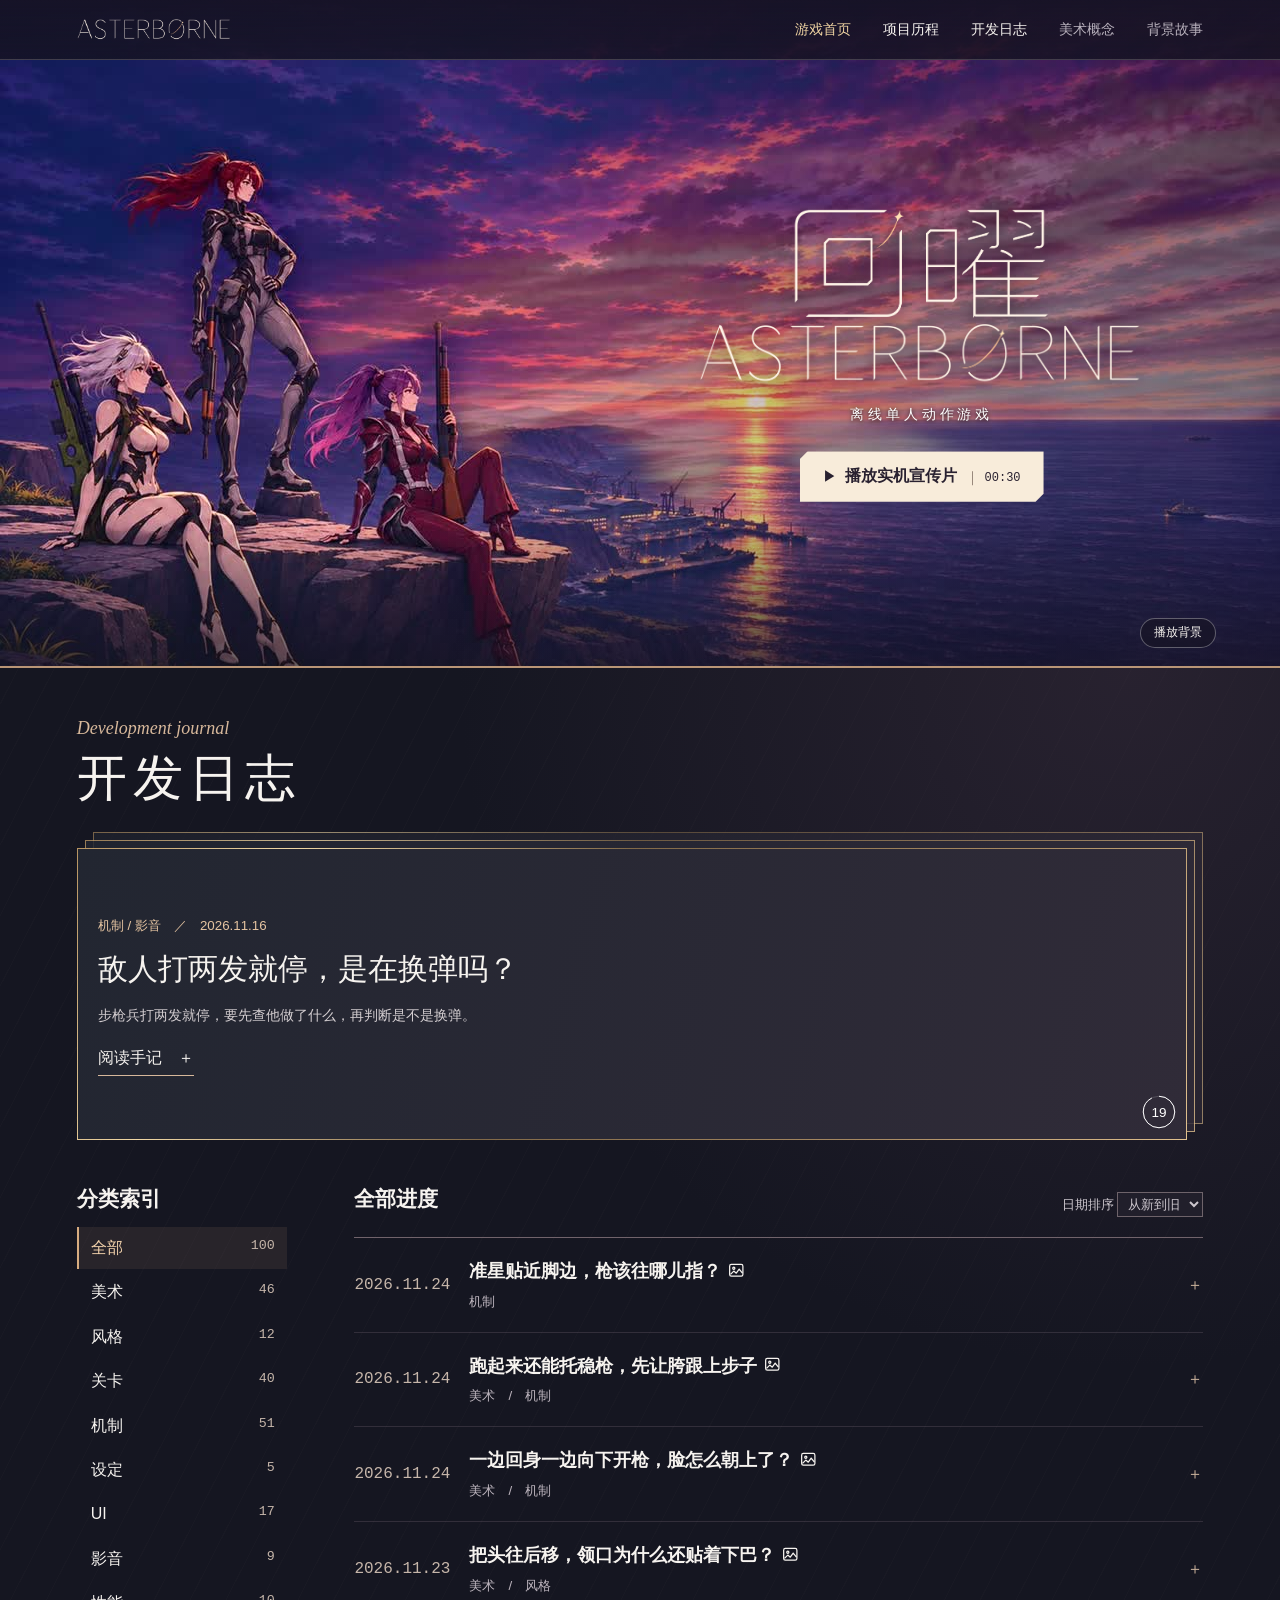
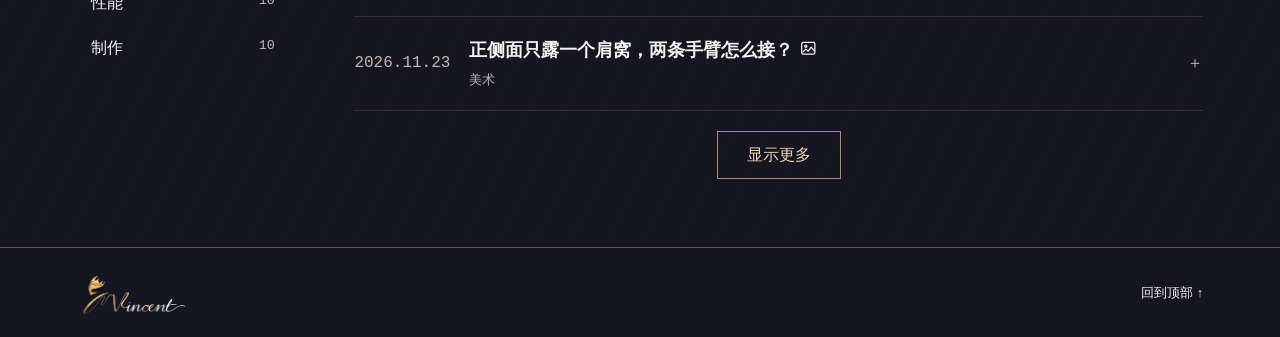
<file: index.html>
<!doctype html><html lang="zh-CN"><head><meta charset="utf-8"><meta name="viewport" content="width=device-width,initial-scale=1"><title>回曜 Asterborne ｜ 游戏与开发日志</title><link rel="stylesheet" href="site.css?v=site-nav-1"><script defer src="notes.js"></script><script defer src="figures.js"></script><script defer src="journal-list.js"></script><script defer src="journal.js?v=home-deck-2"></script></head><body id="top">
<header><a href="index.html" aria-label="回曜首页"><img src="media/Asterborne-eclipse-wordmark.png" alt="Asterborne"></a><nav aria-label="主导航"><a href="index.html" aria-current="page">游戏首页</a><a href="history.html">项目历程</a><a href="journal.html">开发日志</a><span aria-disabled="true">美术概念</span><span aria-disabled="true">背景故事</span></nav></header>
<main id="home"><section class="hero"><video id="sea" muted loop playsinline preload="metadata" poster="media/shore.jpg" aria-hidden="true" src="media/homepage-background.mp4"></video><div class="heroCopy"><h1 aria-label="回曜 Asterborne"><span class="zh" aria-hidden="true"></span><span class="en" aria-hidden="true"></span></h1><p>离线单人动作游戏</p><button id="play"><span aria-hidden="true">▶</span> 播放实机宣传片 <small>00:30</small></button></div><button id="motion">播放背景</button></section>
<section id="journal"><div class="mast"><div><span lang="en">Development journal</span><h2>开发日志</h2></div></div>
<div id="journalDeck" aria-label="随机开发日志节选">
<svg class="deck-clock" width="36" height="36" fill="none" viewBox="0 0 40 40" role="timer" aria-label="距下一篇日志的秒数" aria-live="off" hidden>
  <circle class="clock-track" stroke="white" stroke-opacity=".18" cx="20" cy="20" r="17.5"/>
  <circle class="clock-ring" stroke="white" cx="20" cy="20" r="17.5" pathLength="100" stroke-dasharray="100" transform="rotate(-90 20 20)"/>
  <text fill="white" font-size="15" x="20" y="25.4" text-anchor="middle">20</text>
</svg></div>
<div class="archive"><aside id="topics"><h3>分类索引</h3><div id="filters" aria-label="按开发方向筛选"></div></aside><section class="timeline"><div class="bar"><h3 id="listTitle">全部进度</h3><label>日期排序 <select id="order"><option value="new">从新到旧</option><option value="old">从旧到新</option></select></label></div><div id="entries" aria-live="polite"></div><button type="button" id="moreEntries" aria-controls="entries" hidden>显示更多</button></section></div></section></main>
<footer><img src="media/Vincent-emblem-4K.png" alt="Vincent"><a href="#top">回到顶部 ↑</a></footer>
<dialog id="cinema" aria-label="回曜实机宣传片"><button class="close" aria-label="关闭宣传片">关闭 ×</button><video controls playsinline preload="none" src="media/homepage-gameplay.mp4"></video></dialog>
<dialog id="article" aria-labelledby="articleTitle"><button class="close">关闭 ×</button><small id="articleMeta"></small><h2 id="articleTitle"></h2><div id="articleBody"></div></dialog></body></html>
</file>
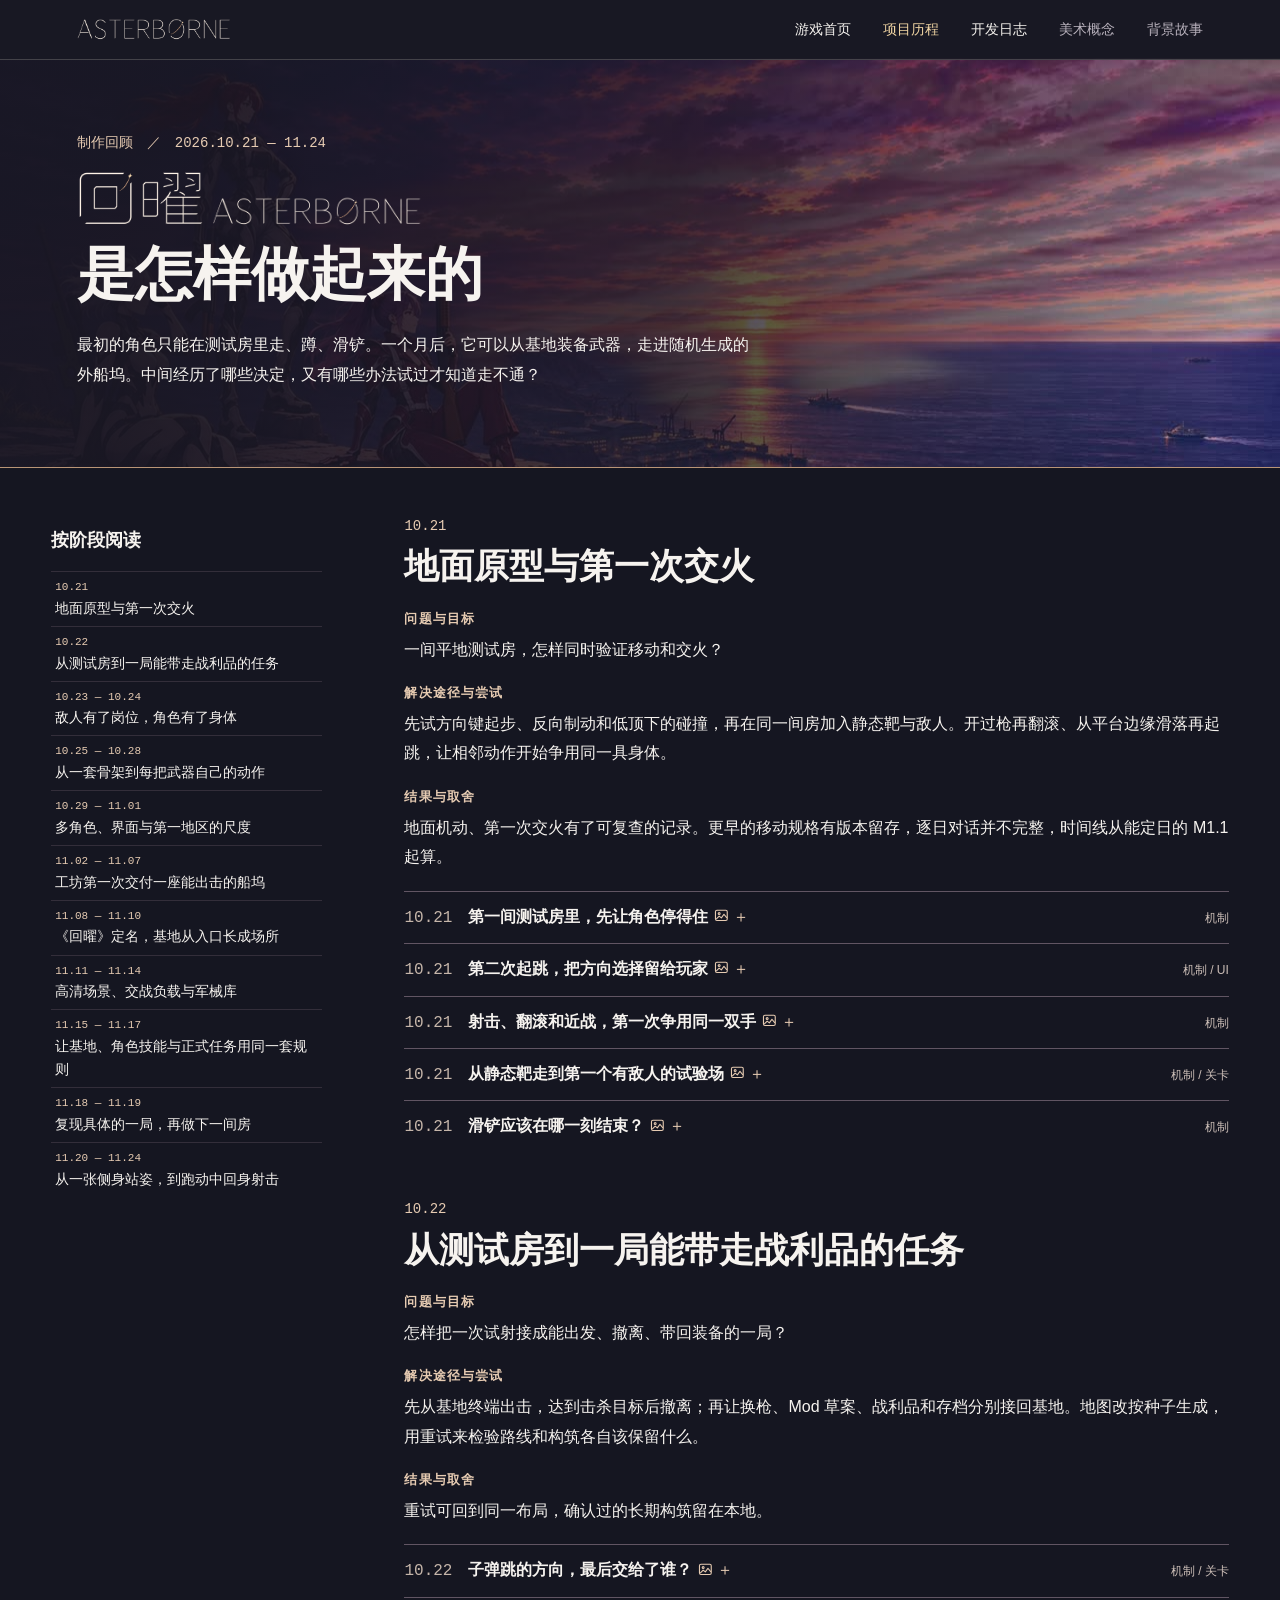
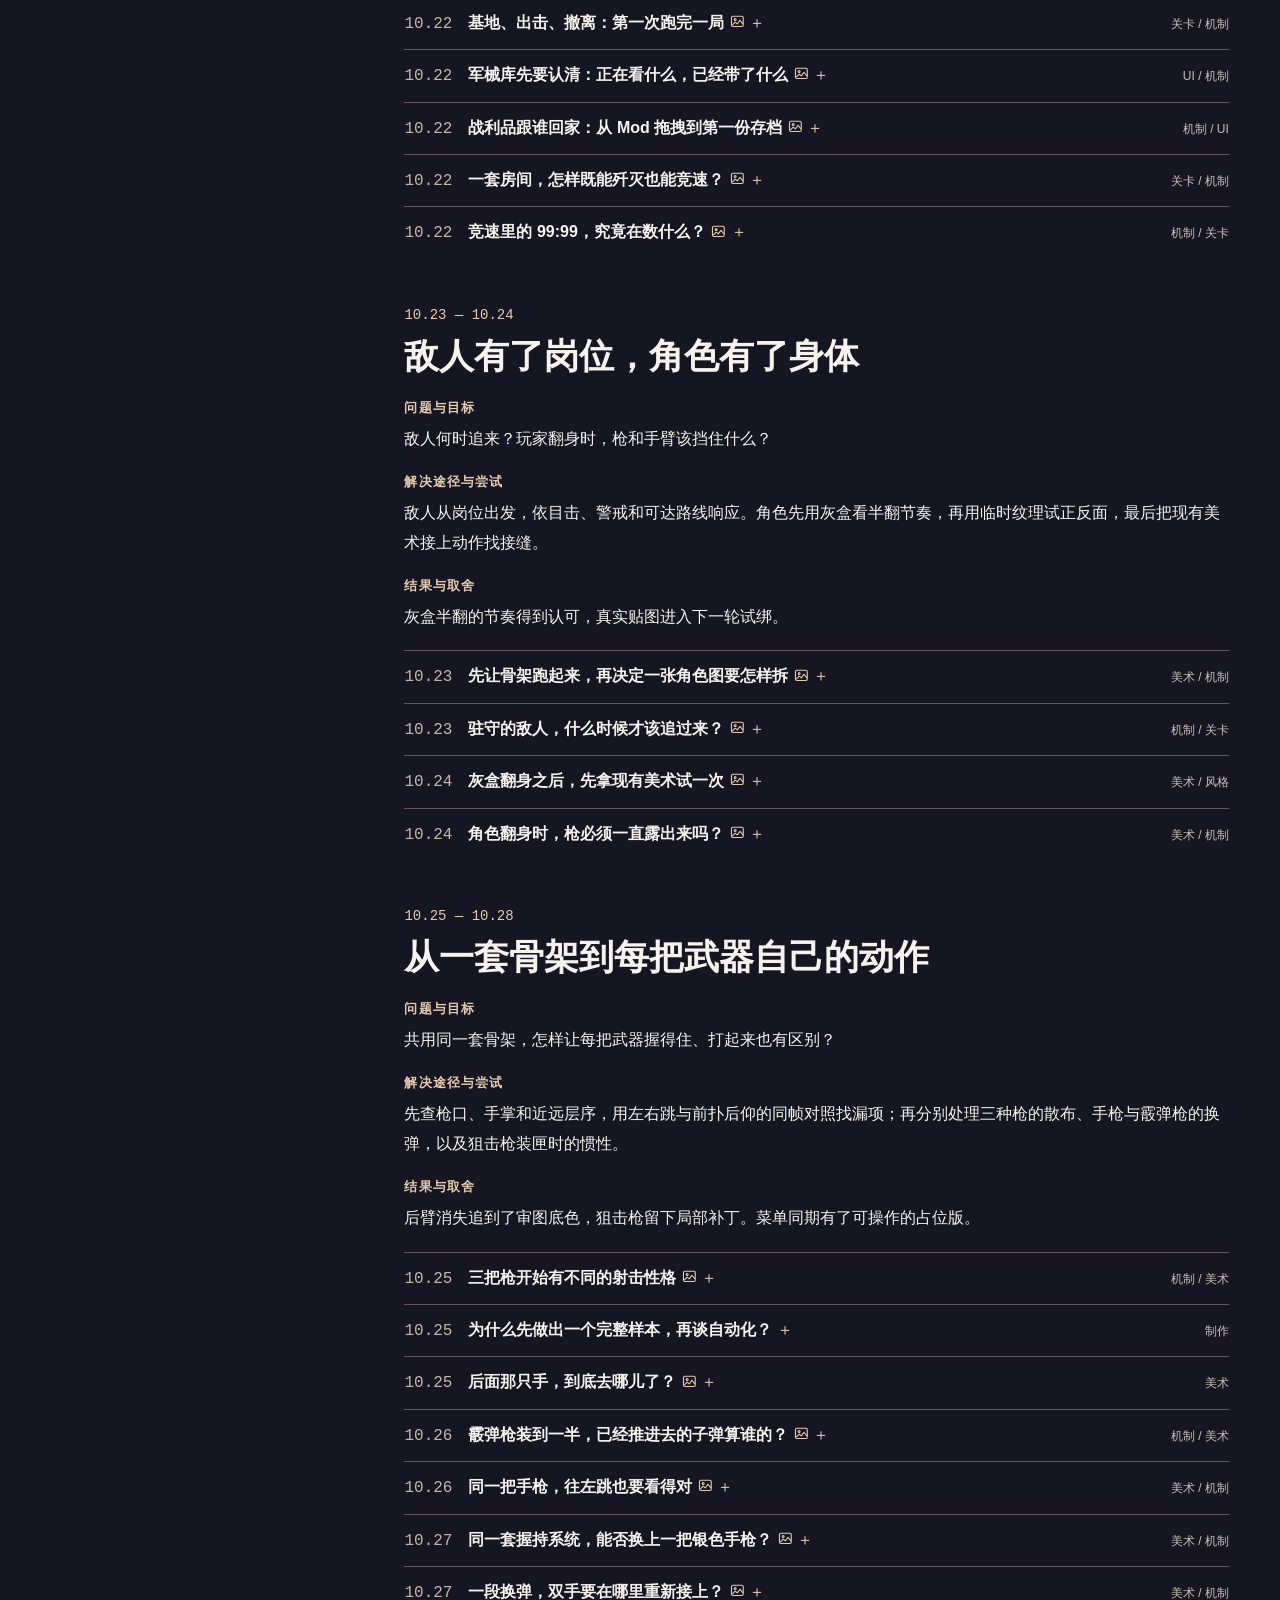
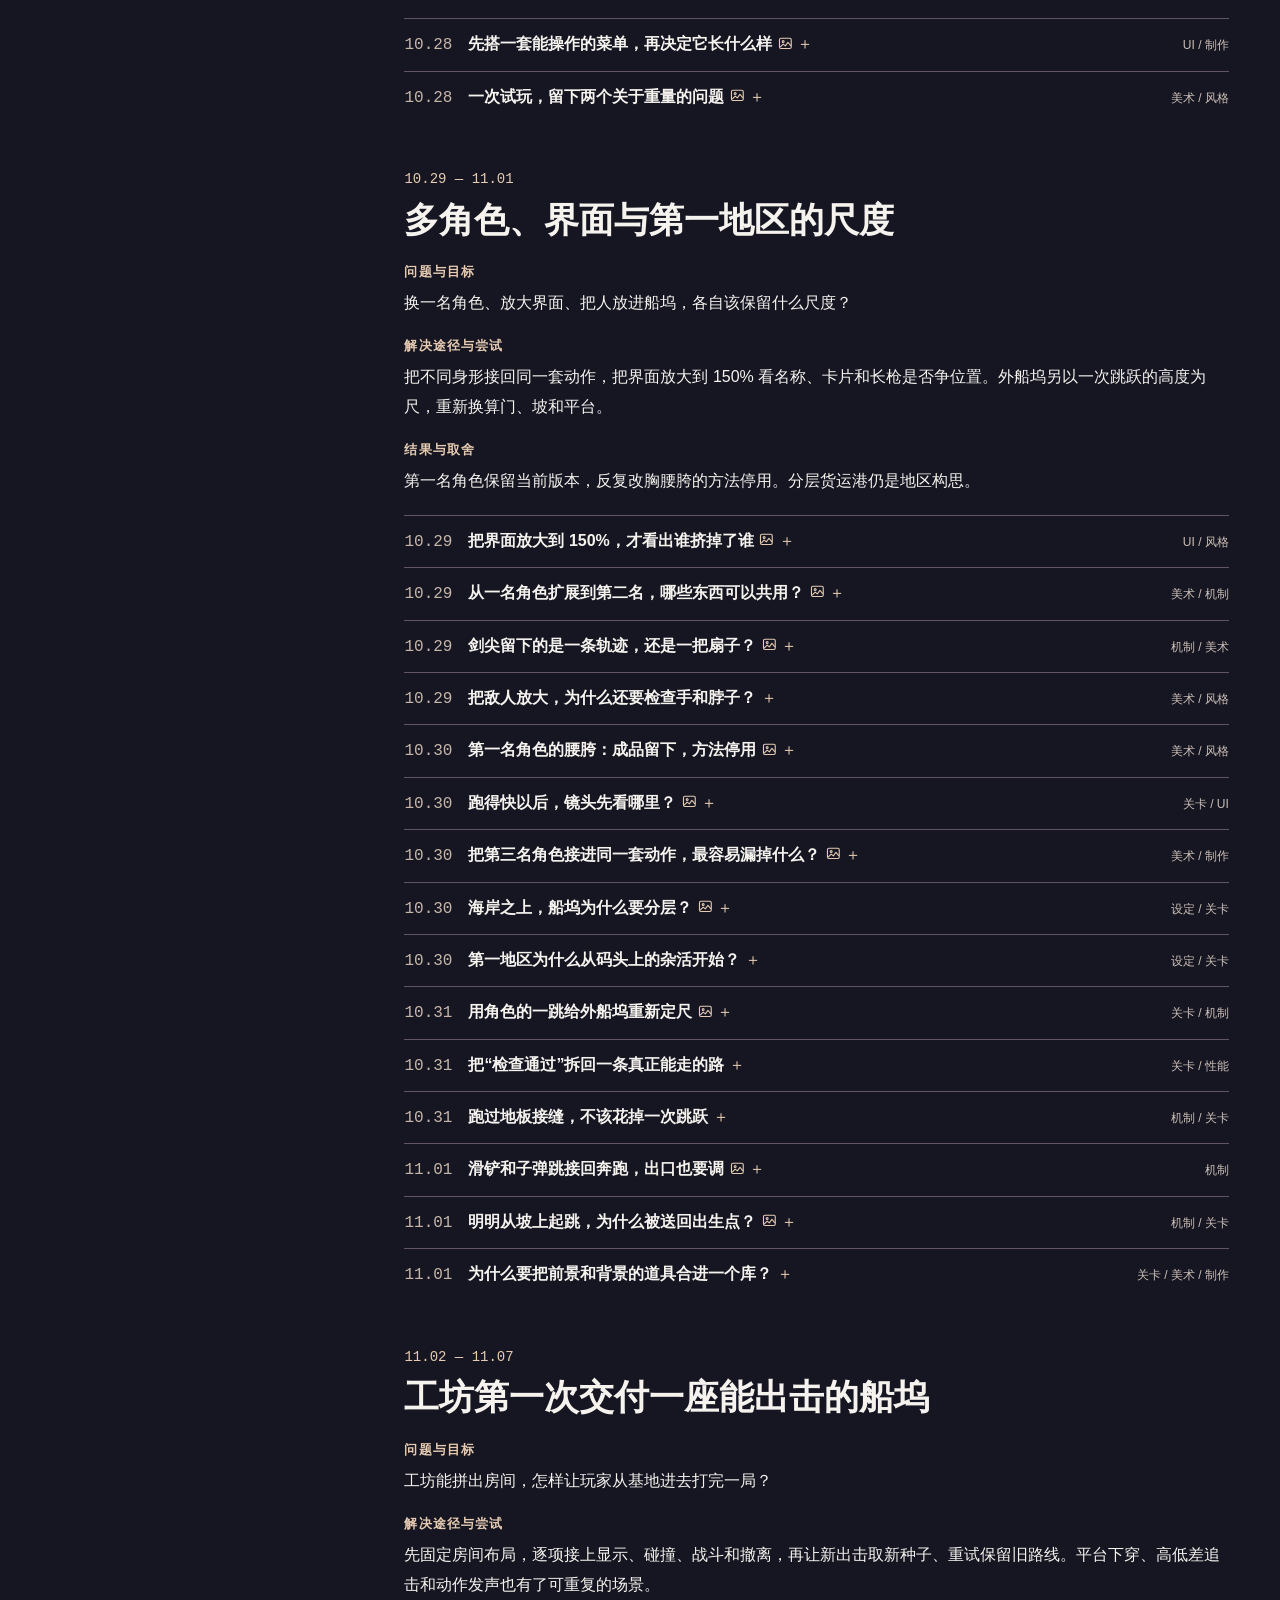
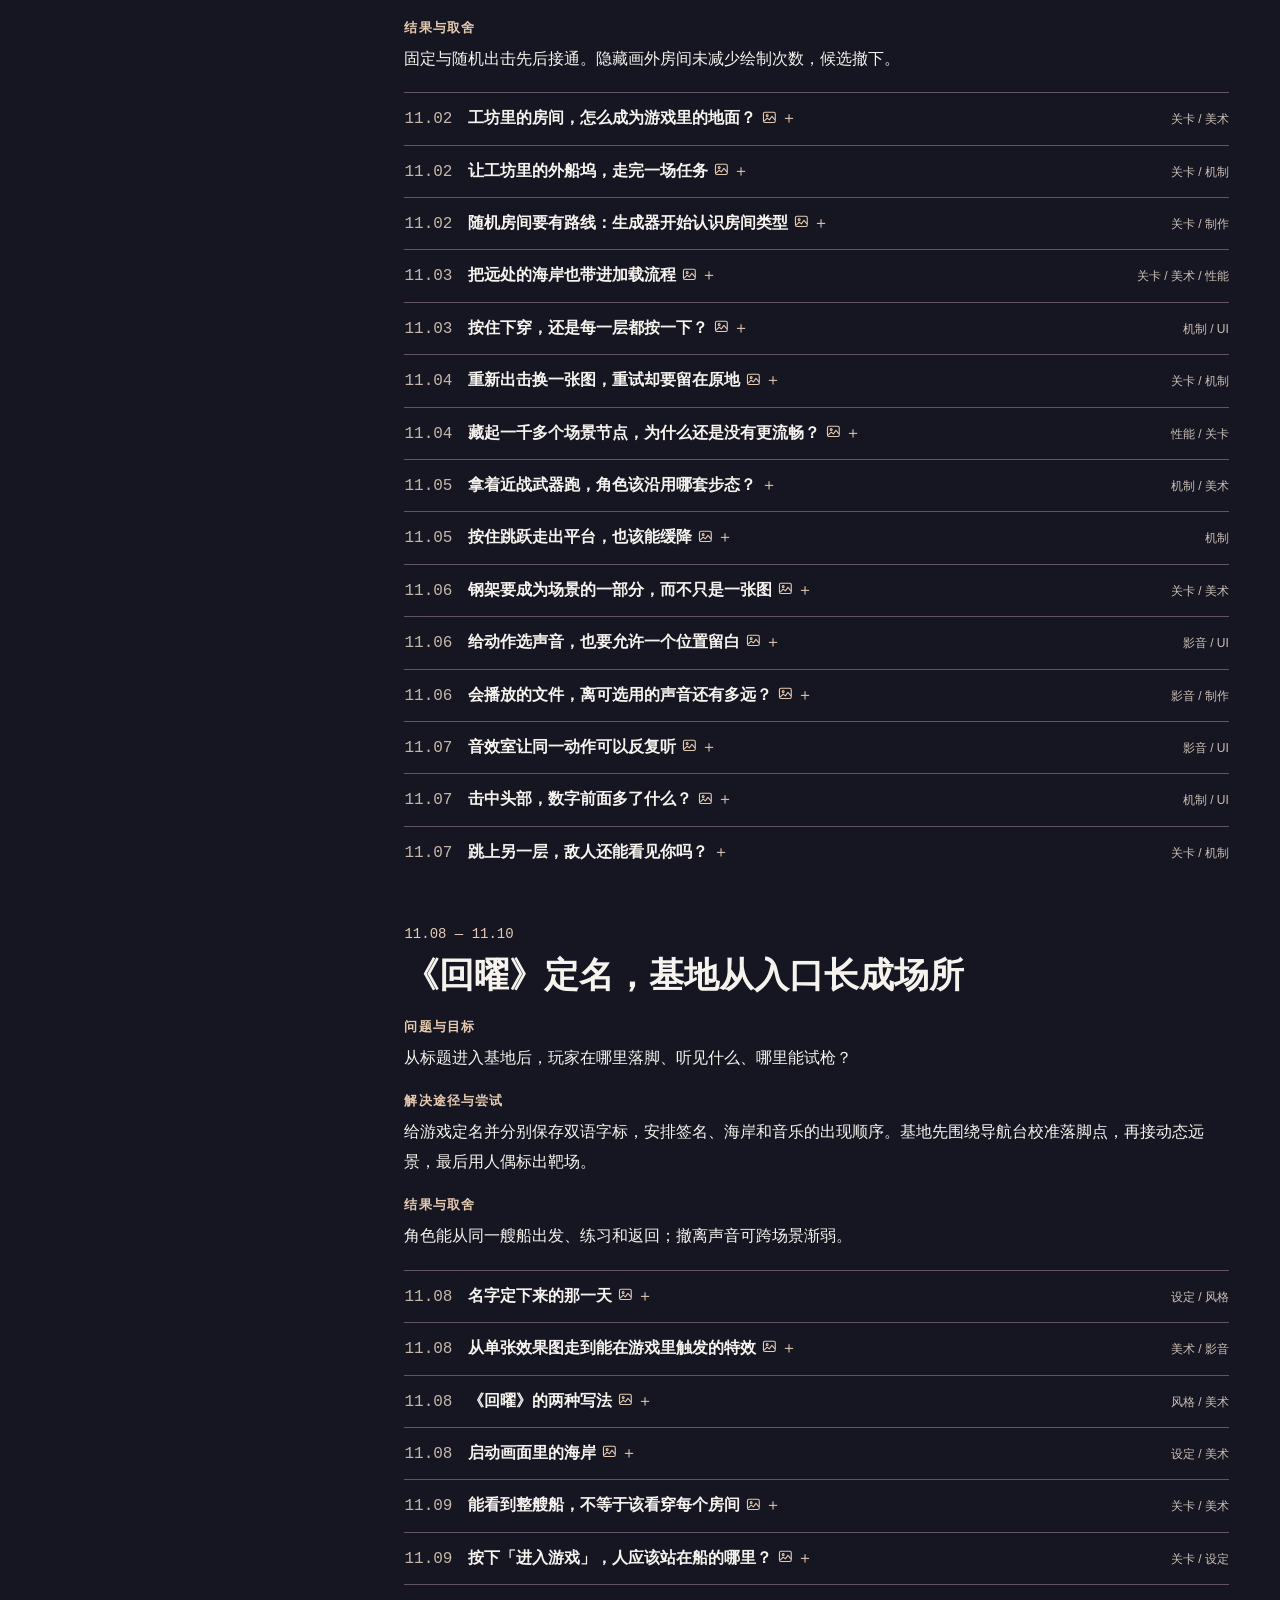
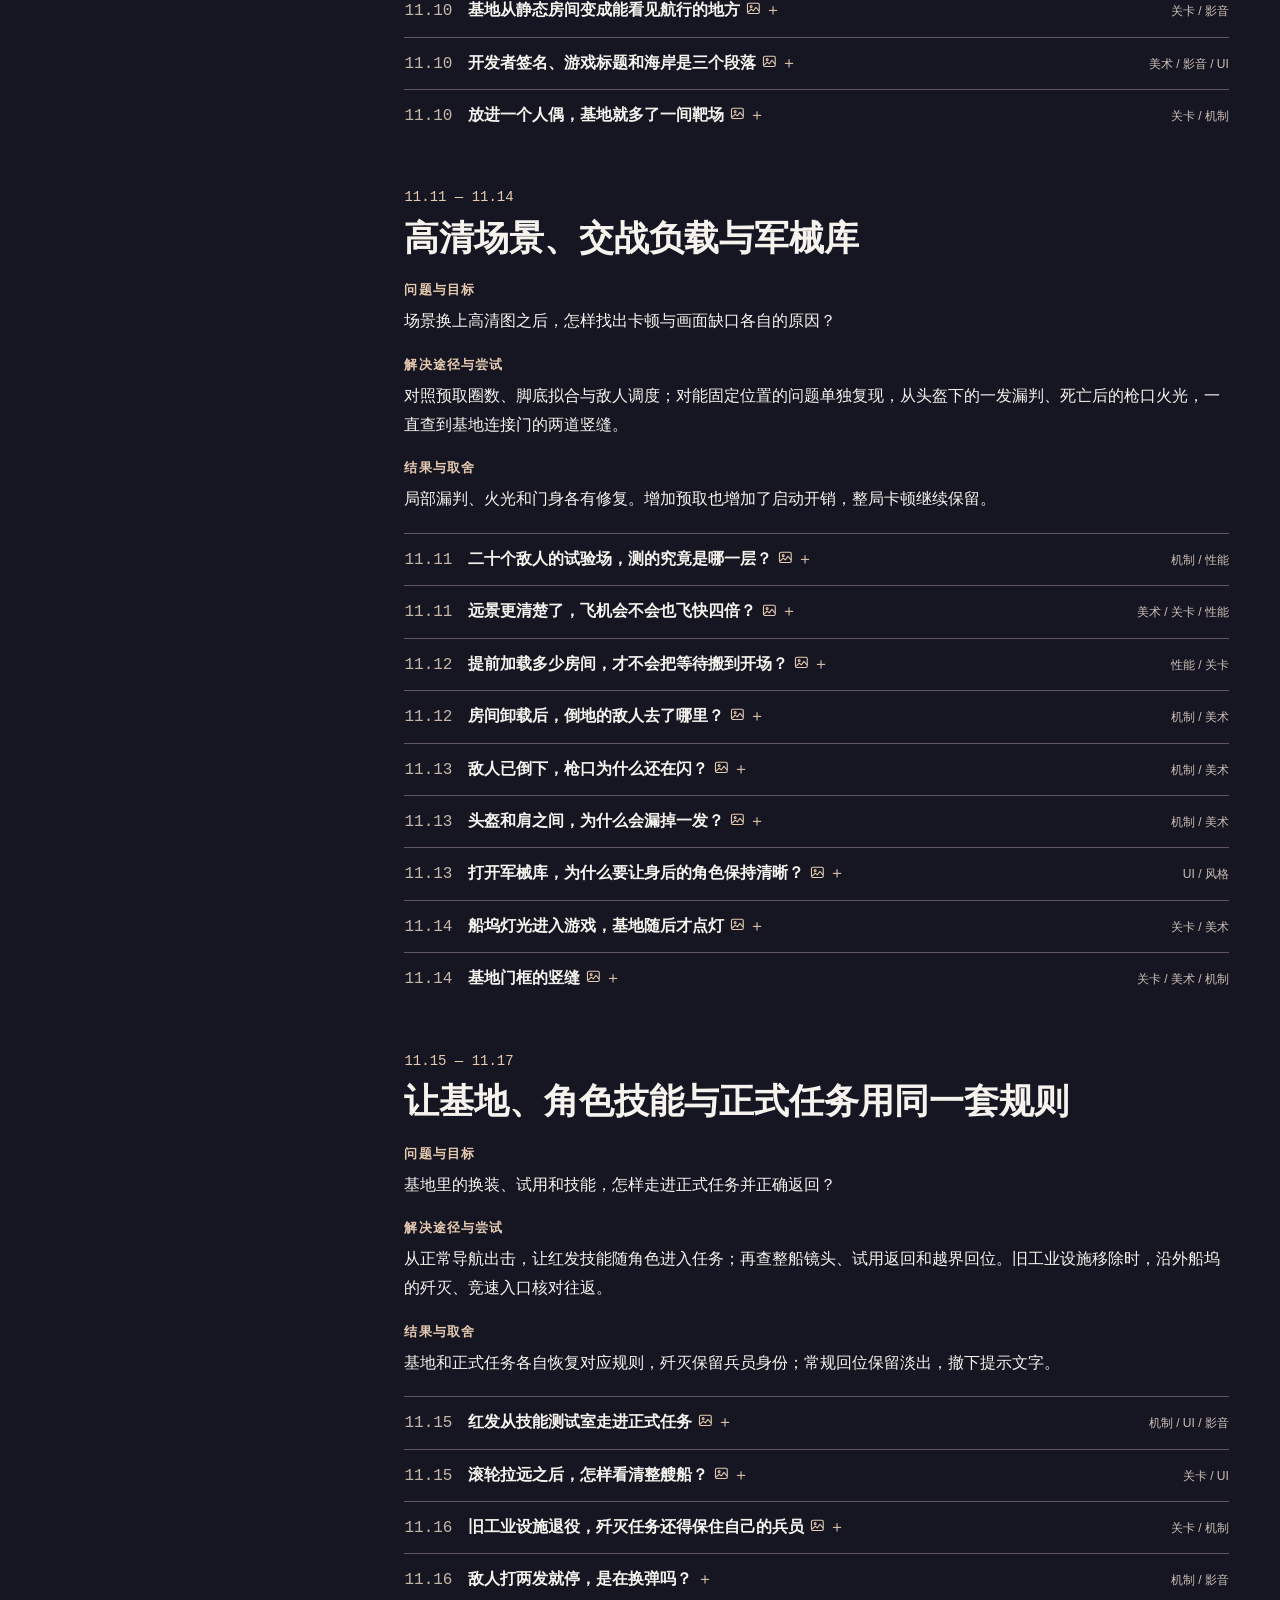
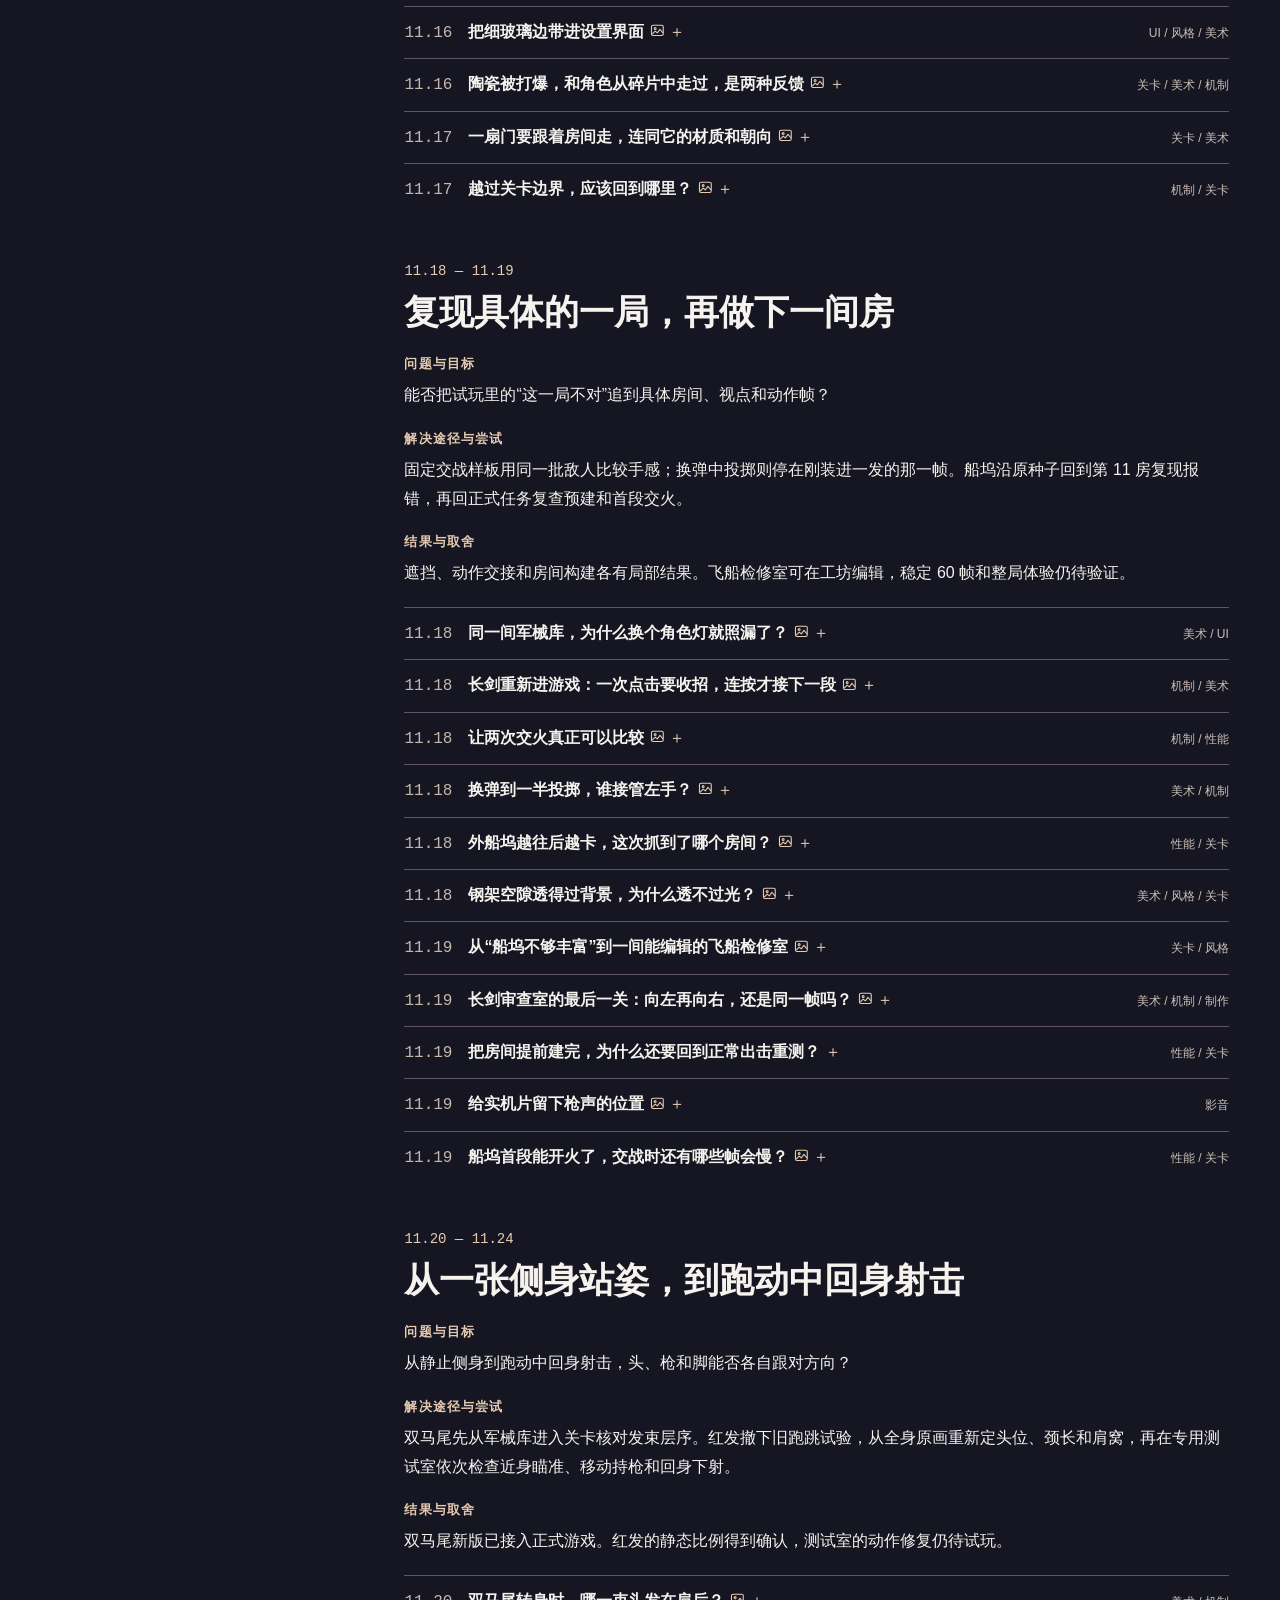
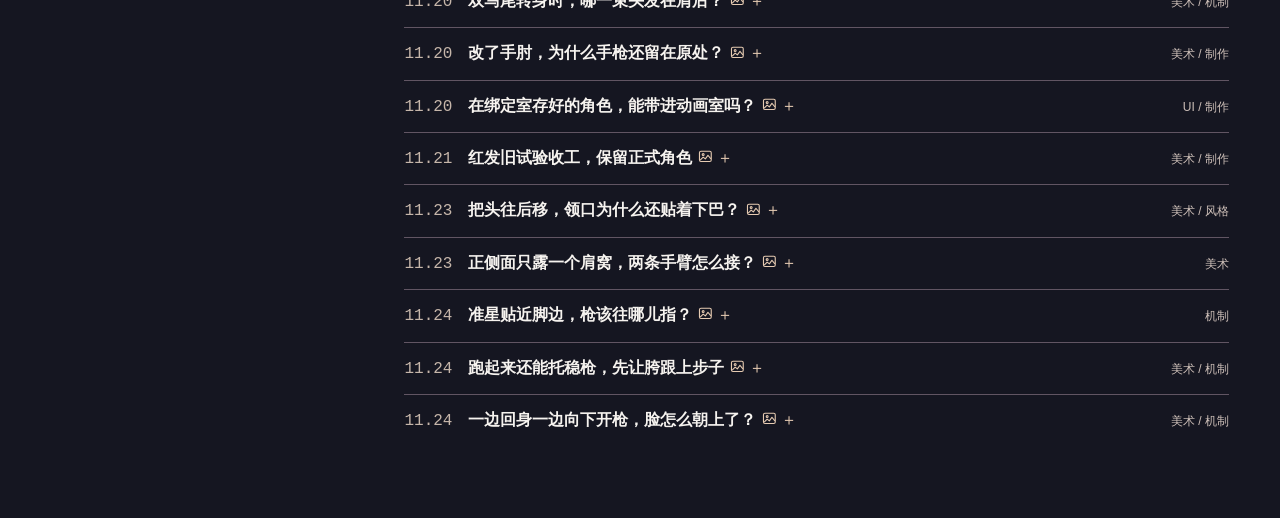
<file: history.html>
<!doctype html>
<html lang="zh-CN">
<head>
<meta charset="utf-8">
<meta name="viewport" content="width=device-width,initial-scale=1">
<title>项目历程 ｜ 回曜 Asterborne</title>
<link rel="stylesheet" href="site.css?v=site-nav-1">
<link rel="stylesheet" href="history.css?v=history-title-2">
<script defer src="notes.js"></script><script defer src="figures.js"></script>
<script defer src="history.js"></script>
</head>
<body class="history">
<header><a href="index.html" aria-label="回曜首页"><img src="media/Asterborne-eclipse-wordmark.png" alt="Asterborne"></a><nav aria-label="主导航"><a href="index.html">游戏首页</a><a href="history.html" aria-current="page">项目历程</a><a href="journal.html">开发日志</a><span aria-disabled="true">美术概念</span><span aria-disabled="true">背景故事</span></nav></header>
<main>
<div class="history-intro"><div><p>制作回顾　／　2026.10.21 — 11.24</p><h1 aria-label="回曜 Asterborne 是怎样做起来的"><span class="history-wordmarks" aria-hidden="true"><img src="media/Asterborne-Huiyao-wordmark.png" alt=""><img src="media/Asterborne-eclipse-wordmark.png" alt=""></span><span class="history-title-line">是怎样做起来的</span></h1><p>最初的角色只能在测试房里走、蹲、滑铲。一个月后，它可以从基地装备武器，走进随机生成的外船坞。中间经历了哪些决定，又有哪些办法试过才知道走不通？</p></div></div>
<div class="history-layout"><aside><h2>按阶段阅读</h2><nav id="contents" aria-label="项目历程目录"></nav></aside><div id="chapters"></div></div>
</main><footer><img src="media/Vincent-emblem-4K.png" alt="Vincent"><a href="#top">回到页首 ↑</a></footer></body></html>
</file>
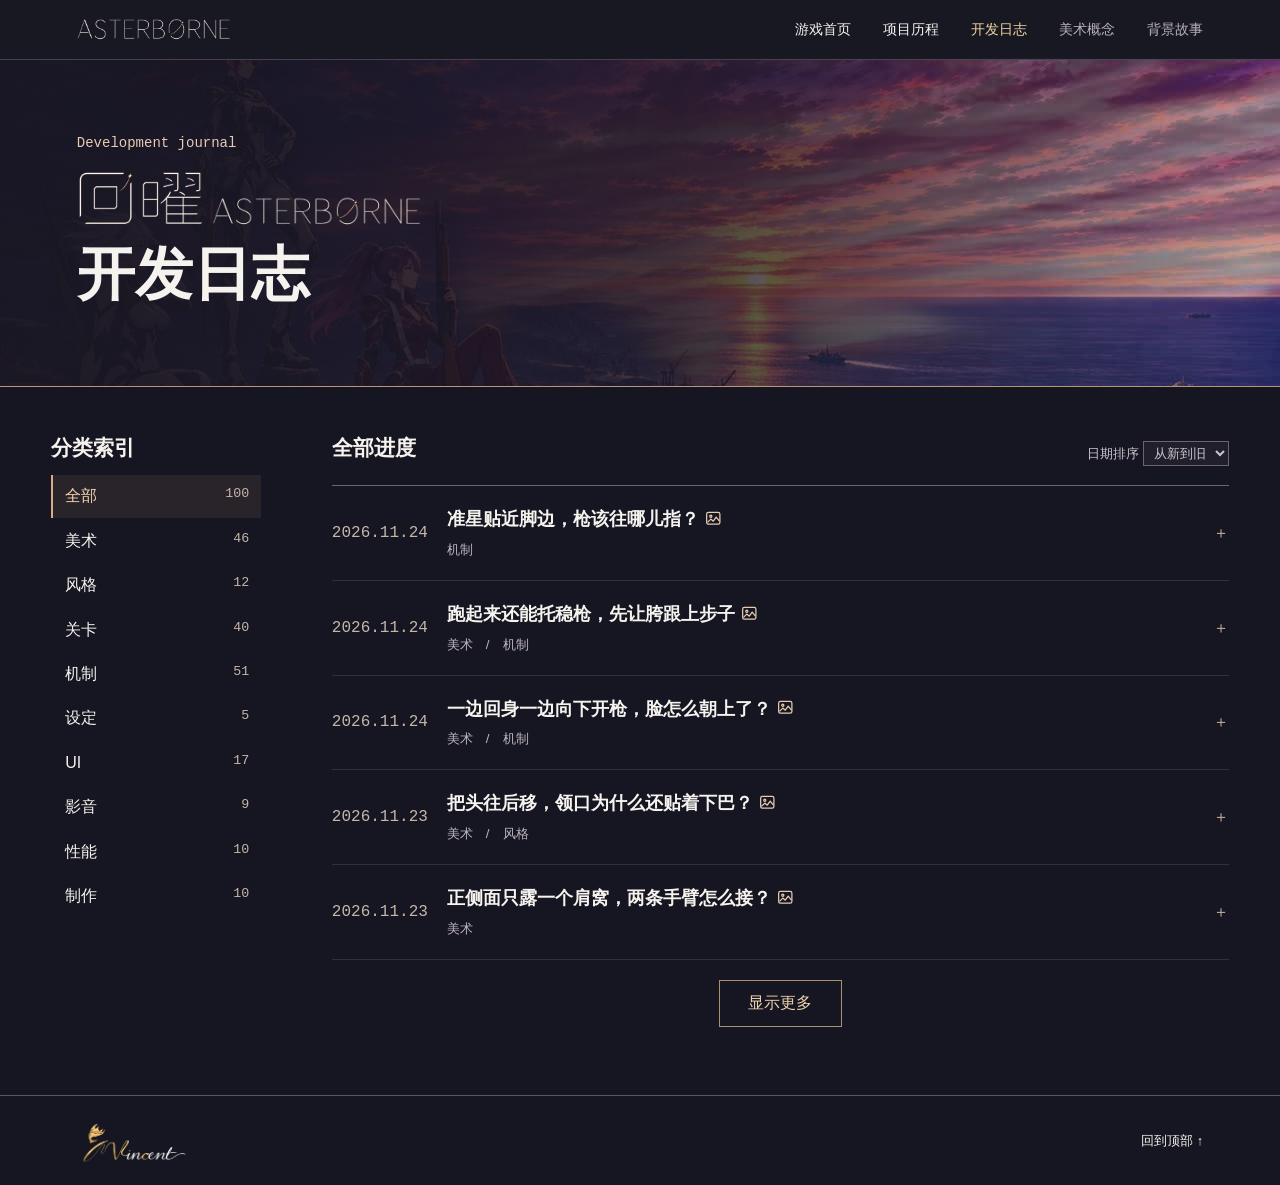
<file: journal.html>
<!doctype html>
<html lang="zh-CN">
<head>
<meta charset="utf-8">
<meta name="viewport" content="width=device-width,initial-scale=1">
<title>开发日志 ｜ 回曜 Asterborne</title>
<link rel="stylesheet" href="site.css?v=site-nav-1">
<link rel="stylesheet" href="history.css">
<script defer src="notes.js"></script>
<script defer src="figures.js"></script>
<script defer src="journal-list.js"></script>
</head>
<body class="history journal-page" id="top">
<header><a href="index.html" aria-label="回曜首页"><img src="media/Asterborne-eclipse-wordmark.png" alt="Asterborne"></a><nav aria-label="主导航"><a href="index.html">游戏首页</a><a href="history.html">项目历程</a><a href="journal.html" aria-current="page">开发日志</a><span aria-disabled="true">美术概念</span><span aria-disabled="true">背景故事</span></nav></header>
<main>
<section class="history-intro"><div><p lang="en">Development journal</p>
<h1 aria-label="回曜 Asterborne 开发日志"><span class="history-wordmarks" aria-hidden="true"><img src="media/Asterborne-Huiyao-wordmark.png" alt=""><img src="media/Asterborne-eclipse-wordmark.png" alt=""></span><span class="history-title-line">开发日志</span></h1>
</div></section>
<div class="archive"><aside id="topics"><h3>分类索引</h3><div id="filters" aria-label="按开发方向筛选"></div></aside><section class="timeline"><div class="bar"><h3 id="listTitle">全部进度</h3><label>日期排序 <select id="order"><option value="new">从新到旧</option><option value="old">从旧到新</option></select></label></div><div id="entries" aria-live="polite"></div><button type="button" id="moreEntries" aria-controls="entries" hidden>显示更多</button></section></div>
</main>
<footer><img src="media/Vincent-emblem-4K.png" alt="Vincent"><a href="#top">回到顶部 ↑</a></footer>
<dialog id="article" aria-labelledby="articleTitle"><button class="close">关闭 ×</button><small id="articleMeta"></small><h2 id="articleTitle"></h2><div id="articleBody"></div></dialog>
</body></html>
</file>
<file: site.css>
*{box-sizing:border-box}html{scroll-behavior:smooth;scroll-padding-top:20px}body{margin:0;color:#f6f3ef;background:#151621;font:16px/1.65 "Microsoft YaHei UI","Microsoft YaHei",sans-serif}button,select{font:inherit;cursor:pointer}a,button{color:inherit}a{text-decoration:none}button{background:none;border:0}a:hover,button:hover{color:#f7cb96}:focus-visible{outline:3px solid #ffd38d;outline-offset:3px}header{position:absolute;z-index:2;inset:0 0 auto;display:flex;align-items:center;justify-content:space-between;padding:18px 6%;border-bottom:1px solid #fffae62f;background:linear-gradient(#171326bd,transparent)}header img{width:155px;display:block}nav{display:flex;gap:32px;font-size:14px}.hero{height:clamp(510px,74vh,820px);position:relative;isolation:isolate;overflow:hidden;background:#302849}.hero video,.hero:after{position:absolute;inset:0;width:100%;height:100%;object-fit:cover;object-position:50% 58%;z-index:-2}.hero:after{content:"";z-index:-1;background:linear-gradient(90deg,transparent 34%,#211b3633 55%,#1c122a75),linear-gradient(0deg,#10111caa,transparent 22%)}.heroCopy{position:absolute;top:53%;left:48%;right:4%;transform:translateY(-50%);text-align:center}:root { caret-color: transparent; }
input, textarea, [contenteditable]:not([contenteditable="false"]) { caret-color: auto; }
.hero h1{margin:0;user-select:none}
.hero h1 span{display:block;margin:auto;background:no-repeat center/contain;filter:drop-shadow(0 2px 7px #15101f)}
.hero h1 .zh{aspect-ratio:2644/1184;background-image:url("media/Asterborne-Huiyao-wordmark.png")}
.hero h1 .en{aspect-ratio:3760/513;background-image:url("media/Asterborne-eclipse-wordmark.png")}.zh{width:min(48%,265px)}.en{width:min(80%,450px)}.heroCopy p{letter-spacing:.28em;font-size:14px;color:white;margin:19px 0 25px;text-shadow:0 1px 4px #111}#play{background:#f8ecda;color:#292130;padding:12px 23px;clip-path:polygon(8px 0,100% 0,100% calc(100% - 8px),calc(100% - 8px) 100%,0 100%,0 8px);font-weight:650}#play:hover{background:white}#play span{font-size:13px;margin-right:5px}#play small{border-left:1px solid #99897c;margin-left:10px;padding-left:12px;font:12px monospace}#motion{position:absolute;bottom:18px;right:5%;font-size:12px;background:#171525b5;border:1px solid #ffffff50;border-radius:18px;padding:4px 13px}
#journal{position:relative;padding:48px max(6vw,calc((100vw - 1190px)/2)) 68px;background-image:radial-gradient(ellipse at 88% 0,#44334566,transparent 42%),repeating-linear-gradient(117deg,transparent 0 16px,#c7b3a205 16px 17px,transparent 17px 32px);border-top:2px solid #b99576}.mast,.bar,footer{display:flex;align-items:center;justify-content:space-between;gap:20px}.mast span{font:italic 18px Georgia,serif;color:#d7b89b}.mast h2{font:500 clamp(32px,4vw,50px)/1.2 "Songti SC",SimSun,serif;letter-spacing:.12em;margin:6px 0 24px}.mast p,.feature p{font-size:14px;color:#d4ced1}.feature{display:grid;grid-template-columns:1fr 1fr;align-items:center;gap:5%;border-block:1px solid #c8a68444;background:linear-gradient(105deg,#222631,#302b38);padding:20px}.featureImg{height:195px;background:#15161a;overflow:hidden}.featureImg img{width:100%;height:100%;object-fit:contain}.feature small,#articleMeta{color:#e5c4a1}.feature h3{font:500 30px/1.4 SimSun,serif;margin:9px 0}.feature p{max-width:31em}.feature button{padding:4px 0;border-bottom:1px solid #d7b89b}.feature b{margin-left:14px}.archive{display:grid;grid-template-columns:210px 1fr;gap:6%;margin-top:42px}.archive h3{margin:0 0 10px;font-size:21px}.bar label{font-size:13px;color:#ccc6cd}select{color:inherit;background:#211f2b;border:1px solid #6e636a;padding:3px 6px}.bar{border-bottom:1px solid #71636b;padding-bottom:10px}#filters{display:grid;gap:2px}#filters button{padding:8px 12px;text-align:left;display:flex;justify-content:space-between;border-left:2px solid transparent}#filters button[aria-pressed=true]{background:#be93731c;border-color:#d7ac80;color:#f5d4ad}#filters small,time{font-family:Consolas,monospace;color:#c6b6aa}.entry{width:100%;display:grid;grid-template-columns:105px 1fr auto;gap:10px;text-align:left;padding:19px 0;border-bottom:1px solid #81748143;align-items:center}.entry small{display:block;color:#bdb5be;margin-top:4px}.entry b{font-size:18px}.entry i{font-style:normal;color:#c8b09a}.empty{color:#beb7bf}footer{border-top:1px solid #615563;padding:12px 6%;font-size:13px}footer img{width:115px}dialog{color:#f6f2ec;background:#25232e;border:1px solid #776b72;max-width:min(90vw,760px);padding:28px}dialog::backdrop{background:#080914dd}.close{display:block;margin:0 0 16px auto}dialog img,dialog video{display:block;max-width:100%;max-height:70vh;margin:auto}#cinema{width:min(95vw,1100px);max-width:none;padding:12px}#cinema video{width:100%}dialog h2{font-family:SimSun,serif}dialog p{line-height:1.85}
@media(max-width:700px){header{padding:15px 4%}header img{width:100px}nav{gap:13px;font-size:12px}.hero{height:560px}.hero video{object-position:34% center}.heroCopy{inset:auto 0 34px;transform:none}.hero:after{background:linear-gradient(0deg,#171325ed 0,transparent 66%)}.zh{width:116px}.en{width:238px}.heroCopy p{margin:8px 0 13px}#motion{bottom:8px;right:8px;font-size:10px}.mast{display:block}.mast p{margin:-8px 0 18px}.feature{display:block;padding:14px}.featureImg{height:148px;margin-bottom:15px}.archive{display:block;margin-top:28px}#filters{display:flex;flex-wrap:wrap;gap:6px}#filters button{border:1px solid #685d69;padding:4px 9px}#filters small{margin-left:5px}.bar{margin-top:24px}.entry{grid-template-columns:1fr auto;gap:2px}.entry time{grid-column:1/-1;font-size:12px}#journal{padding:32px 5%}.heroCopy #play{font-size:14px}}
@media(prefers-reduced-motion:reduce){html{scroll-behavior:auto}}
html { scroll-padding-top: var(--nav-height, 64px); }
header { position: fixed; background-color: rgb(22 19 35 / 85%); }
.hero { position: sticky; top: 0; filter: blur(var(--cover-blur, 0px)); }
#journal { z-index: 1; background-color: #151621; min-height: calc(100svh - var(--nav-height, 64px)); }
@media (prefers-reduced-motion: reduce) {
  .hero { position: relative; filter: none; }
}
#article figure { margin: 1.5rem 0 .5rem; }
#article figure img { background: #666571; border-radius: 2px; }
#article figure a { display: block; }
#article figcaption { margin-top: .55rem; color: #d3c7be; font-size: .88rem; }

.note-image-icon { display: inline-block; width: .92em; height: .92em; margin-inline-start: .35em; vertical-align: -.06em; color: var(--accent); }
.note-image-icon svg { display: block; width: 100%; height: 100%; }

.story-part { margin: 1.1rem 0; }
.story-label { display: block; font-size: .83rem; letter-spacing: .08em; color: #e6cbb2; }
.story-part > p { margin: .32rem 0 .65rem; }

#journalDeck {
  --step: 8px;
  --flight-ms: 720;
  position: relative;
  isolation: isolate;
  margin: calc(2 * var(--step)) calc(2 * var(--step)) 0 0;
  height: 292px;
}
#journalDeck .feature {
  position: absolute;
  inset: 0;
  box-sizing: border-box;
  border: 1px solid transparent;
  background: linear-gradient(105deg,#222631,#302b38) padding-box,
    linear-gradient(118deg,#b79462,#f0d8a5 17%,#816948 44%,#a98b63 76%,#e1c18e) border-box;
  transition: transform calc(var(--flight-ms) * 1ms) ease, opacity calc(var(--flight-ms) * 1ms) ease, translate .16s ease-out;
}
#journalDeck .feature > * { min-width: 0; }
#journalDeck .feature:where([data-slot="1"], [data-slot="2"], [data-slot="incoming"]) > :not(.select-card) { visibility: hidden; }
#journalDeck .feature[data-slot="leaving"] > * { visibility: visible; }
#journalDeck [data-slot="0"] { z-index: 3; opacity: 1; }
#journalDeck [data-slot="1"] { transform: translate(var(--step),calc(-1 * var(--step))); z-index: 2; opacity: .8; }
#journalDeck [data-slot="2"] { transform: translate(calc(2 * var(--step)),calc(-2 * var(--step))); z-index: 1; opacity: .6; }
#journalDeck [data-slot="incoming"] { transform: translate(calc(4 * var(--step)),calc(-4 * var(--step))); z-index: 0; opacity: 0; }
#journalDeck [data-slot="leaving"] { transform: translate(-25px,22px); z-index: 4; opacity: 0; pointer-events: none; }
#journalDeck .text-only { display: flex; align-items: center; justify-content: flex-start; text-align: left; }
#journalDeck .text-only p { max-width: 64ch; }
#journalDeck h3, #journalDeck p {
  display: -webkit-box; -webkit-box-orient: vertical; overflow: hidden;
}
#journalDeck h3 { -webkit-line-clamp: 2; }
#journalDeck p { -webkit-line-clamp: 3; }
@media(max-width:750px) {
  #journalDeck { --step: 5px; height: 398px; }
  #journalDeck .feature { display: flex; flex-direction: column; align-items: stretch; justify-content: center; gap: 0; }
  #journalDeck .featureImg { flex: 0 0 128px; margin-bottom: 10px; }
  #journalDeck h3 { font-size: 23px; line-height: 1.3; }
  #journalDeck p { margin: 6px 0 10px; }
}
@media(prefers-reduced-motion:reduce) {
  #journalDeck .feature { transition: none; }
  #journalDeck [data-slot="leaving"] { visibility: hidden; }
}

.deck-clock { position:absolute; z-index:5; right:10px; bottom:10px; width:36px; height:36px; pointer-events:none; }
.deck-clock[hidden] { display:none; }
.deck-clock circle { fill:none; stroke-width:1.1; }
.clock-track { stroke:#fff; }
.clock-ring { stroke:#fff; }
.deck-clock text { fill:#fff; font:500 15px Arial,sans-serif; font-variant-numeric:tabular-nums; }
#journalDeck .feature { padding-right:52px; }
@media(max-width:750px) {
  #journalDeck .feature { padding-right:14px; padding-bottom:44px; }
  .deck-clock { right:8px; bottom:6px; width:32px; height:32px; }
}

#journalDeck .select-card {
  position: absolute;
  inset: 0;
  width: 100%;
  height: 100%;
  padding: 0;
  border: 0;
  background: transparent;
  cursor: pointer;
}
#journalDeck .select-card[hidden] { display: none; }
#journalDeck .select-card:focus-visible { outline: 2px solid #f0d8a5; outline-offset: -2px; }

#journalDeck :is([data-slot="1"], [data-slot="2"])[data-peek="top"] { translate: 0 calc(-2 * var(--step)); }
#journalDeck :is([data-slot="1"], [data-slot="2"])[data-peek="right"] { translate: calc(2 * var(--step)) 0; }
#journalDeck :is([data-slot="1"], [data-slot="2"])[data-peek="corner"] { translate: calc(2 * var(--step)) calc(-2 * var(--step)); }

#journalDeck.chain-flight .feature { transition-timing-function: linear, linear, ease-out; }

#moreEntries {
  display: block;
  margin: 20px auto 0;
  padding: .6em 1.8em;
  border: 1px solid #ab906b;
  color: #ecd2ae;
}
#moreEntries[hidden] { display: none; }
#moreEntries:hover, #moreEntries:focus-visible { background: #d7b89b18; }

header nav { align-items: center; white-space: nowrap; }
header nav [aria-current="page"] { color: #f1d5a3; }
header nav [aria-disabled="true"] { color: #b9b2bd; }
.journal-page .archive { max-width: 1280px; margin: 0 auto; padding: 44px 4% 68px; }
@media (max-width: 620px) {
  header { flex-direction: column; gap: 6px; padding: 7px 3%; }
  header nav { width: 100%; justify-content: space-evenly; gap: 4px; font-size: 12px; }
  body.history main { padding-top: 60px; }
  .journal-page .archive { padding: 24px 5% 48px; }
}
</file>
<file: history.css>
.history{--accent:#e6cbb2;scroll-behavior:smooth}.history header{background:#191924ed}.history main{padding-top:58px}.history-intro{background:linear-gradient(90deg,#191723f5 10%,#191723cc 53%,#19172330),url(media/shore.jpg) center 55%/cover;padding:60px max(6vw,calc((100vw - 1190px)/2));border-bottom:1px solid #b99576}.history-intro div{max-width:680px}.history-intro p:first-child,.history-layout section>small,.history-layout aside small{color:var(--accent);font:14px/1.7 Consolas,monospace}.history h1,.history-layout section h2{font-family:"Songti SC",SimSun,serif;line-height:1.35}.history h1{font-size:clamp(34px,4.5vw,62px);margin:12px 0}.history-intro p{line-height:1.9}.history-layout{max-width:1280px;margin:auto;padding:44px 4%;display:grid;grid-template-columns:minmax(170px,23%) 1fr;gap:7%}.history-layout aside{position:sticky;top:78px;align-self:start;max-height:calc(100vh - 90px);overflow:auto}.history-layout aside h2{font-size:18px}.history-layout aside nav{display:grid;gap:0}.history-layout aside nav a{display:grid;padding:6px 4px;border-top:1px solid #61546366}.history-layout aside small{font-size:11px}.history-layout section{padding:0 0 42px;scroll-margin-top:70px}.history-layout section h2{font-size:clamp(24px,2.7vw,38px);margin:5px 0 14px}.history-layout section>p{line-height:1.9;margin:.65em 0;color:#e1dce0}.history-events{margin-top:19px}.history details{border-top:1px solid #615563}.history summary{cursor:pointer;display:grid;grid-template-columns:54px 1fr auto;gap:10px;align-items:baseline;padding:12px 0}.history summary strong:after{content:" ＋";color:var(--accent);font-weight:400}.history details[open] summary strong:after{content:" －"}.history summary small,.history figcaption{color:#cdbfb8;font-size:12px}.history details p{margin:4px 0 12px 64px;line-height:1.85}.history figure{margin:14px auto 20px;max-width:660px}.history figure img{max-width:100%;max-height:62vh;display:block;margin:auto}.history figcaption{margin-top:8px}.history a:hover,.history summary:hover{color:var(--accent)}@media(max-width:750px){.history main{padding-top:48px}.history-intro{padding:40px 5%}.history-layout{display:block;padding:22px 5%}.history-layout aside{position:static;max-height:none;margin-bottom:34px}.history-layout aside nav{grid-template-columns:1fr 1fr;gap:0 13px}.history-layout aside nav a{font-size:13px}.history summary{grid-template-columns:45px 1fr;gap:3px}.history summary small{grid-column:2}.history details p{margin-left:0}}

.history-layout .story-part > p { line-height: 1.85; margin: .32rem 0 .65rem; }
@media(min-width:751px){.history details > .story-part { margin-inline-start:64px; }}

.history-wordmarks {
  display: flex;
  align-items: flex-end;
  gap: .12em;
  margin-bottom: .15em;
}
.history-wordmarks img { display: block; height: 1em; width: auto; }
/* Match the visible baseline across the two PNGs’ transparent bottom margins. */
.history-wordmarks img + img { height: .5em; transform: translateY(-4.7%); }
.history-title-line { display: block; }
@media (max-width: 360px) {
  .history-intro h1 { font-size: 9vw; }
}
</file>
